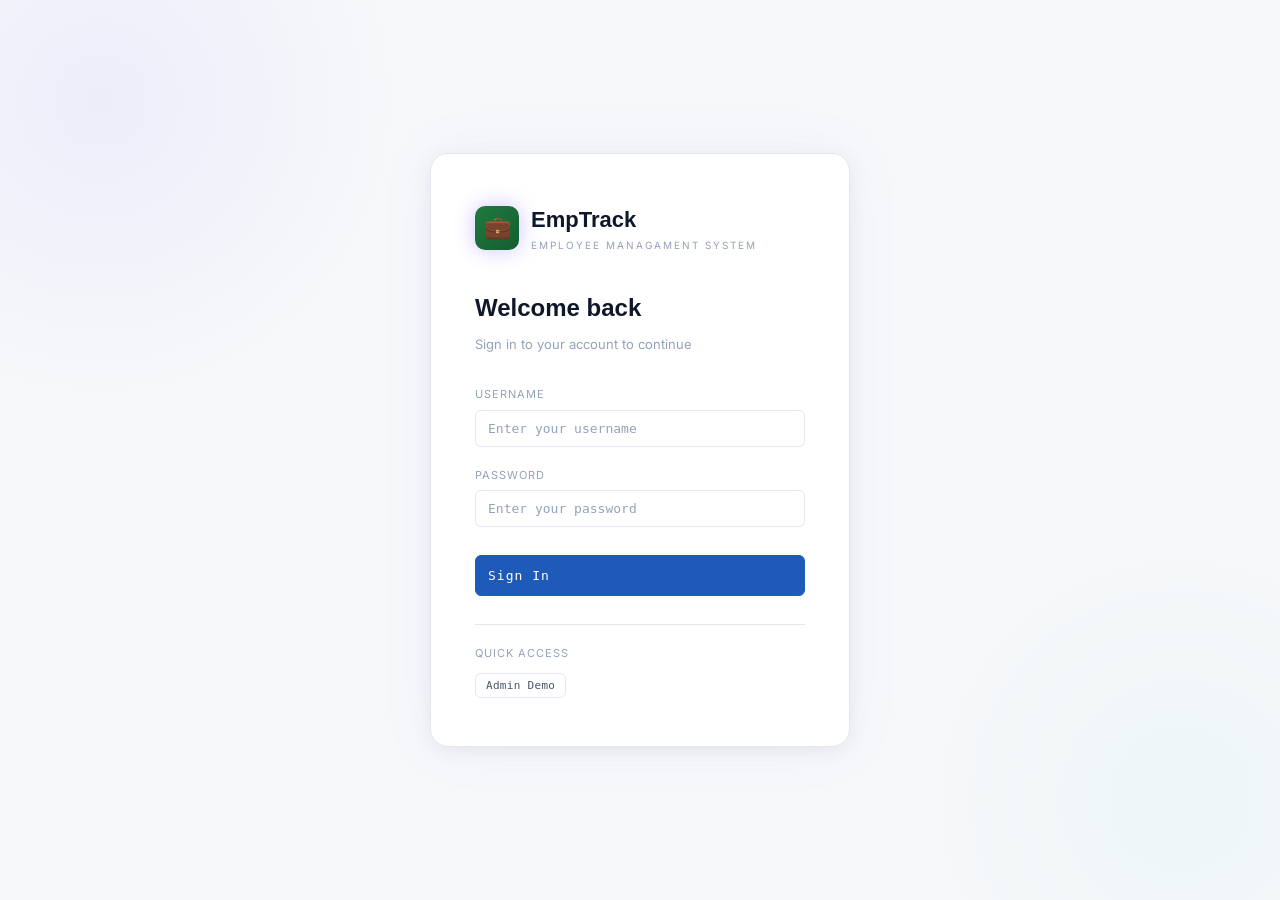
<file: src/main/resources/static/login.html>
<!DOCTYPE html>
<html lang="en">
<head>
  <meta charset="UTF-8" />
  <meta name="viewport" content="width=device-width, initial-scale=1.0" />
  <title>EmpTrack — Login</title>
  <link rel="stylesheet" href="css/main.css" />
  <link rel="stylesheet" href="css/login.css" />
</head>
<body>
<div class="login-page">
  <div class="login-bg"></div>
  <div class="login-card">
    <div class="login-logo">
      <div class="login-logo-icon">💼</div>
      <div>
        <div class="login-logo-text">EmpTrack</div>
        <div class="login-logo-sub">Employee Managament System</div>
      </div>
    </div>

    <div class="login-heading">Welcome back</div>
    <div class="login-sub">Sign in to your account to continue</div>

    <div id="login-error" class="login-error hidden"></div>

    <div class="login-form">
      <div class="form-group">
        <label class="form-label">Username</label>
        <input class="form-input" id="username" type="text" placeholder="Enter your username" autocomplete="username" />
      </div>
      <div class="form-group">
        <label class="form-label">Password</label>
        <input class="form-input" id="password" type="password" placeholder="Enter your password" autocomplete="current-password" />
      </div>
      <button class="btn btn-primary login-btn" id="login-btn" onclick="doLogin()">
        Sign In
      </button>
    </div>

    <div style="margin-top:28px;padding-top:20px;border-top:1px solid var(--border)">
      <div style="font-size:11px;color:var(--text-muted);margin-bottom:10px;text-transform:uppercase;letter-spacing:1px">Quick Access</div>
      <div style="display:flex;gap:8px;flex-wrap:wrap">
        <button class="btn btn-ghost btn-sm" onclick="fillCreds('admin','admin123')">Admin Demo</button>
<!--        <button class="btn btn-ghost btn-sm" onclick="fillCreds('user1','admin123')">User Demo</button>-->
<!--        <button class="btn btn-ghost btn-sm" onclick="seedData()">⚙ Seed DB</button>-->
      </div>
    </div>
  </div>
</div>

<script src="js/api.js"></script>
<script>
  // Redirect if already logged in
  if (api.isLoggedIn()) window.location.href = 'index.html';

  document.getElementById('password').addEventListener('keydown', e => {
    if (e.key === 'Enter') doLogin();
  });

  async function doLogin() {
    const username = document.getElementById('username').value.trim();
    const password = document.getElementById('password').value.trim();
    const errEl = document.getElementById('login-error');
    const btn = document.getElementById('login-btn');

    errEl.classList.add('hidden');
    if (!username || !password) {
      errEl.textContent = 'Please enter both username and password.';
      errEl.classList.remove('hidden');
      return;
    }

    btn.textContent = 'Signing in…';
    btn.disabled = true;

    try {
      const data = await api.login(username, password);
      // Store username for display
      localStorage.setItem('et_username', username);
      window.location.href = 'index.html';
    } catch (err) {
      errEl.textContent = err.message || 'Invalid credentials. Please try again.';
      errEl.classList.remove('hidden');
      btn.textContent = 'Sign In';
      btn.disabled = false;
    }
  }

  function fillCreds(u, p) {
    document.getElementById('username').value = u;
    document.getElementById('password').value = p;
  }

  async function seedData() {
    try {
      await fetch('http://localhost:8080/dev/seed', { method: 'POST' });
      const errEl = document.getElementById('login-error');
      errEl.style.borderColor = 'rgba(82,214,138,0.3)';
      errEl.style.background = 'rgba(82,214,138,0.08)';
      errEl.style.color = 'var(--green)';
      errEl.textContent = '✓ Database seeded! Try admin / admin123';
      errEl.classList.remove('hidden');
    } catch(e) {
      alert('Could not reach server. Make sure your Spring Boot app is running.');
    }
  }
</script>
</body>
</html>
</file>
<file: src/main/resources/static/css/main.css>
@import url('https://fonts.googleapis.com/css2?family=Inter:wght@400;500;600;700&family=Poppins:wght@500;600;700&display=swap');

:root {
  --bg: #f6f8fa;
  --bg-panel: #ffffff;
  --bg-card: #ffffff;
  --bg-hover: #f1f5f9;

  --border: #e2e8f0;
  --border-bright: #cbd5e1;

  /* Vértere colors */
  --accent: #1f7a3f;        /* green */
  --accent-dim: #155d30;
  --accent-glow: rgba(31, 122, 63, 0.12);

  --accent2: #1e5bb8;       /* blue */
  --accent3: #2f7df0;

  --text: #0f172a;
  --text-dim: #475569;
  --text-muted: #94a3b8;

  --green: #16a34a;
  --red: #ef4444;
  --yellow: #f59e0b;

  --radius: 12px;
  --radius-sm: 6px;

  --shadow: 0 4px 20px rgba(0,0,0,0.06);
  --shadow-accent: 0 0 16px rgba(31,122,63,0.15);

  --transition: 0.18s ease;
}

*, *::before, *::after { box-sizing: border-box; margin: 0; padding: 0; }

html, body {
  height: 100%;
  background: var(--bg);
  color: var(--text);
  font-family: 'Inter', sans-serif;
  font-size: 14px;
  line-height: 1.6;
  overflow-x: hidden;
}

/* ── Scrollbar ── */
::-webkit-scrollbar { width: 6px; height: 6px; }
::-webkit-scrollbar-track { background: var(--bg); }
::-webkit-scrollbar-thumb { background: var(--border-bright); border-radius: 3px; }
::-webkit-scrollbar-thumb:hover { background: var(--accent-dim); }

/* ── Layout ── */
.app-layout {
  display: flex;
  height: 100vh;
  overflow: hidden;
}

/* ── Sidebar ── */
.sidebar {
  width: 240px;
  min-width: 240px;
  background: #ffffff;
  border-right: 1px solid var(--border);
  display: flex;
  flex-direction: column;
  padding: 0;
  position: relative;
  z-index: 10;
}

.sidebar-logo {
  padding: 28px 24px 20px;
  border-bottom: 1px solid var(--border);
}

.logo-mark {
  display: flex;
  align-items: center;
  gap: 10px;
}

.logo-icon {
  width: 34px;
  height: 34px;
  background: linear-gradient(135deg, var(--accent), var(--accent-dim));
  border-radius: 8px;
  display: flex;
  align-items: center;
  justify-content: center;
  font-size: 18px;
  box-shadow: 0 0 16px rgba(124,111,255,0.4);
  color: #ffffff;
}

.logo-text {
  font-family: 'Poppins', sans-serif;
  font-weight: 800;
  font-size: 18px;
  color: var(--text);
  letter-spacing: -0.5px;
}

.logo-sub {
  font-size: 10px;
  color: var(--text-muted);
  letter-spacing: 2px;
  text-transform: uppercase;
  font-family: 'DM Mono', monospace;
}

.sidebar-nav {
  flex: 1;
  padding: 16px 12px;
  overflow-y: auto;
}

.nav-section {
  margin-bottom: 24px;
}

.nav-section-label {
  font-size: 10px;
  letter-spacing: 2px;
  text-transform: uppercase;
  color: var(--text-muted);
  padding: 0 12px;
  margin-bottom: 6px;
  font-family: 'DM Mono', monospace;
}

.nav-item {
  display: flex;
  align-items: center;
  gap: 10px;
  padding: 10px 12px;
  border-radius: var(--radius-sm);
  cursor: pointer;
  transition: var(--transition);
  color: var(--text-dim);
  font-size: 13px;
  letter-spacing: 0.3px;
  user-select: none;
  position: relative;
}

.nav-item:hover {
  background: var(--bg-hover);
  color: var(--text);
}

.nav-item.active {
  background: var(--accent-glow);
  color: var(--accent);
  border: 1px solid rgba(124,111,255,0.2);
}

.nav-item.active::before {
  content: '';
  position: absolute;
  left: 0;
  top: 50%;
  transform: translateY(-50%);
  width: 3px;
  height: 60%;
  background: var(--accent);
  border-radius: 0 2px 2px 0;
}

.nav-icon { font-size: 15px; width: 18px; text-align: center; }

.sidebar-user {
  padding: 16px;
  border-top: 1px solid var(--border);
  display: flex;
  align-items: center;
  gap: 10px;
}

.user-avatar {
  width: 34px;
  height: 34px;
  background: linear-gradient(135deg, #16a34a, #2563eb);
  border-radius: 50%;
  display: flex;
  align-items: center;
  justify-content: center;
  font-size: 13px;
  font-weight: 600;
  font-family: 'Syne', sans-serif;
  flex-shrink: 0;
  color: #ffffff;
}

.user-info { flex: 1; min-width: 0; }
.user-name { font-size: 13px; font-weight: 500; color: var(--text); white-space: nowrap; overflow: hidden; text-overflow: ellipsis; }
.user-role { font-size: 10px; color: var(--accent); letter-spacing: 1px; text-transform: uppercase; }

.btn-logout {
  background: none;
  border: 1px solid var(--border);
  color: var(--text-dim);
  border-radius: var(--radius-sm);
  width: 28px;
  height: 28px;
  display: flex;
  align-items: center;
  justify-content: center;
  cursor: pointer;
  transition: var(--transition);
  font-size: 13px;
}

.btn-logout:hover { border-color: var(--red); color: var(--red); }

/* ── Main Content ── */
.main-content {
  flex: 1;
  display: flex;
  flex-direction: column;
  overflow: hidden;
  background: var(--bg);
}

.topbar {
  height: 60px;
  border-bottom: 1px solid var(--border);
  display: flex;
  align-items: center;
  padding: 0 28px;
  gap: 16px;
  background: #ffffff;
  flex-shrink: 0;
}

.topbar-title {
  font-family: 'Poppins', sans-serif;
  font-weight: 700;
  font-size: 17px;
  color: var(--text);
  flex: 1;
}

.topbar-actions { display: flex; align-items: center; gap: 10px; }

.page-body {
  flex: 1;
  overflow-y: auto;
  padding: 28px;
}

/* ── Cards ── */
.card {
  background: var(--bg-card);
  border: 1px solid var(--border);
  border-radius: var(--radius);
  overflow: hidden;
}

.card-header {
  padding: 18px 22px;
  border-bottom: 1px solid var(--border);
  display: flex;
  align-items: center;
  justify-content: space-between;
  gap: 12px;
}

.card-title {
  font-family: 'Poppins', sans-serif;
  font-weight: 700;
  font-size: 15px;
  color: var(--text);
}

.card-body { padding: 22px; }

/* ── Stats Grid ── */
.stats-grid {
  display: grid;
  grid-template-columns: repeat(auto-fit, minmax(200px, 1fr));
  gap: 16px;
  margin-bottom: 24px;
}

.stat-card {
  background: var(--bg-card);
  border: 1px solid var(--border);
  border-radius: var(--radius);
  padding: 22px;
  position: relative;
  overflow: hidden;
  transition: var(--transition);
}

.stat-card:hover { border-color: var(--border-bright); transform: translateY(-1px); }

.stat-card::after {
  content: '';
  position: absolute;
  top: 0; right: 0;
  width: 80px; height: 80px;
  border-radius: 50%;
  background: var(--accent-glow);
  transform: translate(30px, -30px);
  pointer-events: none;
}

.stat-label { font-size: 11px; letter-spacing: 1.5px; text-transform: uppercase; color: var(--text-muted); margin-bottom: 8px; }
.stat-value { font-family: 'Poppins', sans-serif; font-size: 28px; font-weight: 800; color: var(--text); line-height: 1; margin-bottom: 4px; }
.stat-sub { font-size: 11px; color: var(--text-dim); }

.stat-icon {
  position: absolute;
  top: 18px; right: 18px;
  font-size: 22px;
  opacity: 0.4;
}

/* ── Buttons ── */
.btn {
  display: inline-flex;
  align-items: center;
  gap: 6px;
  padding: 8px 16px;
  border-radius: var(--radius-sm);
  font-family: 'DM Mono', monospace;
  font-size: 12px;
  font-weight: 500;
  cursor: pointer;
  transition: var(--transition);
  border: 1px solid transparent;
  letter-spacing: 0.3px;
  white-space: nowrap;
  text-decoration: none;
  color: #ffffff;
}

.btn-primary {
  background: var(--accent2);
  border-color: var(--accent2);
}

.btn-primary:hover {
  background: #174a96;
  border-color: #174a96;
}

.btn-ghost {
  background: transparent;
  color: var(--text-dim);
  border-color: var(--border);
}
.btn-ghost:hover { background: var(--bg-hover); color: var(--text); border-color: var(--border-bright); }

.btn-danger {
  background: transparent;
  color: var(--red);
  border-color: rgba(255,107,107,0.3);
}
.btn-danger:hover { background: rgba(255,107,107,0.1); }

.btn-success {
  background: transparent;
  color: var(--green);
  border-color: rgba(82,214,138,0.3);
}
.btn-success:hover { background: rgba(82,214,138,0.1); }

.btn-sm { padding: 5px 10px; font-size: 11px; }
.btn-icon { padding: 7px; width: 32px; height: 32px; justify-content: center; }

/* ── Search Bar ── */
.search-row {
  display: flex;
  align-items: center;
  gap: 10px;
  margin-bottom: 20px;
  flex-wrap: wrap;
}

.search-wrap {
  position: relative;
  flex: 1;
  min-width: 220px;
}

.search-icon {
  position: absolute;
  left: 12px;
  top: 50%;
  transform: translateY(-50%);
  color: var(--text-muted);
  font-size: 13px;
}

.search-input {
  width: 100%;
  padding: 9px 12px 9px 34px;
  background: var(--bg-panel);
  border: 1px solid var(--border);
  border-radius: var(--radius-sm);
  color: var(--text);
  font-family: 'DM Mono', monospace;
  font-size: 13px;
  transition: var(--transition);
}

.search-input:focus {
  outline: none;
  border-color: var(--accent);
  box-shadow: 0 0 0 3px var(--accent-glow);
}

.search-input::placeholder { color: var(--text-muted); }

/* ── Filters ── */
.filter-select {
  padding: 9px 12px;
  background: var(--bg-panel);
  border: 1px solid var(--border);
  border-radius: var(--radius-sm);
  color: var(--text-dim);
  font-family: 'DM Mono', monospace;
  font-size: 12px;
  cursor: pointer;
  transition: var(--transition);
  min-width: 130px;
}

.filter-select:focus { outline: none; border-color: var(--accent); }

/* ── Table ── */
.table-wrap { overflow-x: auto; }

table {
  width: 100%;
  border-collapse: collapse;
}

thead tr {
  border-bottom: 1px solid var(--border);
}

th {
  text-align: left;
  padding: 12px 16px;
  font-size: 10px;
  letter-spacing: 1.5px;
  text-transform: uppercase;
  color: var(--text-muted);
  font-weight: 500;
  white-space: nowrap;
  font-family: 'DM Mono', monospace;
}

td {
  padding: 14px 16px;
  border-bottom: 1px solid var(--border);
  font-size: 13px;
  color: var(--text-dim);
  vertical-align: middle;
}

tr:last-child td { border-bottom: none; }

tbody tr {
  transition: var(--transition);
}

tbody tr:hover td {
  background: var(--bg-hover);
  color: var(--text);
}

td:first-child, th:first-child { padding-left: 22px; }
td:last-child, th:last-child { padding-right: 22px; }

.td-bold { color: var(--text); font-weight: 500; }

/* ── Badges ── */
.badge {
  display: inline-flex;
  align-items: center;
  padding: 3px 8px;
  border-radius: 20px;
  font-size: 10px;
  font-weight: 500;
  letter-spacing: 0.5px;
  text-transform: uppercase;
  white-space: nowrap;
}

.badge-active { background: rgba(82,214,138,0.12); color: var(--green); border: 1px solid rgba(82,214,138,0.25); }
.badge-inactive { background: rgba(255,107,107,0.1); color: var(--red); border: 1px solid rgba(255,107,107,0.2); }
.badge-admin { background: rgba(124,111,255,0.12); color: var(--accent); border: 1px solid rgba(124,111,255,0.25); }
.badge-user { background: rgba(78,205,196,0.1); color: var(--accent3); border: 1px solid rgba(78,205,196,0.2); }

/* ── Pagination ── */
.pagination {
  display: flex;
  align-items: center;
  justify-content: space-between;
  padding: 14px 22px;
  border-top: 1px solid var(--border);
  gap: 12px;
}

.pagination-info { font-size: 12px; color: var(--text-muted); }

.pagination-controls { display: flex; gap: 4px; }

.page-btn {
  width: 30px;
  height: 30px;
  display: flex;
  align-items: center;
  justify-content: center;
  border-radius: var(--radius-sm);
  border: 1px solid var(--border);
  background: transparent;
  color: var(--text-dim);
  font-size: 12px;
  cursor: pointer;
  transition: var(--transition);
  font-family: 'DM Mono', monospace;
}

.page-btn:hover { background: var(--bg-hover); border-color: var(--border-bright); color: var(--text); }
.page-btn.active { background: var(--accent); border-color: var(--accent); color: #fff; }
.page-btn:disabled { opacity: 0.3; cursor: not-allowed; }

/* ── Forms ── */
.form-group {
  margin-bottom: 18px;
}

.form-label {
  display: block;
  font-size: 11px;
  letter-spacing: 1px;
  text-transform: uppercase;
  color: var(--text-muted);
  margin-bottom: 6px;
}

.form-input, .form-select {
  width: 100%;
  padding: 10px 12px;
  background: var(--bg-panel);
  border: 1px solid var(--border);
  border-radius: var(--radius-sm);
  color: var(--text);
  font-family: 'DM Mono', monospace;
  font-size: 13px;
  transition: var(--transition);
}

.form-input:focus, .form-select:focus {
  outline: none;
  border-color: var(--accent);
  box-shadow: 0 0 0 3px var(--accent-glow);
}

.form-input::placeholder { color: var(--text-muted); }
.form-select option { background: var(--bg-card); }

.form-grid { display: grid; grid-template-columns: 1fr 1fr; gap: 16px; }

/* ── Modal ── */
.modal-backdrop {
  position: fixed;
  inset: 0;
  background: rgba(0,0,0,0.6);
  backdrop-filter: blur(4px);
  display: flex;
  align-items: center;
  justify-content: center;
  z-index: 100;
  opacity: 0;
  pointer-events: none;
  transition: opacity 0.2s ease;
}

.modal-backdrop.open {
  opacity: 1;
  pointer-events: all;
}

.modal {
  background: var(--bg-card);
  border: 1px solid var(--border-bright);
  border-radius: var(--radius);
  width: 90%;
  max-width: 520px;
  max-height: 90vh;
  overflow-y: auto;
  transform: translateY(12px) scale(0.98);
  transition: transform 0.2s ease;
  box-shadow: var(--shadow), var(--shadow-accent);
}

.modal-backdrop.open .modal {
  transform: translateY(0) scale(1);
}

.modal-header {
  padding: 20px 24px;
  border-bottom: 1px solid var(--border);
  display: flex;
  align-items: center;
  justify-content: space-between;
}

.modal-title {
  font-family: 'Syne', sans-serif;
  font-weight: 700;
  font-size: 16px;
  color: var(--text);
}

.modal-close {
  background: none;
  border: none;
  color: var(--text-muted);
  font-size: 18px;
  cursor: pointer;
  transition: var(--transition);
  padding: 2px;
}
.modal-close:hover { color: var(--text); }

.modal-body { padding: 24px; }

.modal-footer {
  padding: 16px 24px;
  border-top: 1px solid var(--border);
  display: flex;
  justify-content: flex-end;
  gap: 10px;
}

/* ── Toast ── */
.toast-container {
  position: fixed;
  bottom: 24px;
  right: 24px;
  display: flex;
  flex-direction: column;
  gap: 8px;
  z-index: 999;
}

.toast {
  background: var(--bg-card);
  border: 1px solid var(--border-bright);
  border-radius: var(--radius-sm);
  padding: 12px 16px;
  font-size: 13px;
  color: var(--text);
  box-shadow: var(--shadow);
  min-width: 260px;
  max-width: 360px;
  display: flex;
  align-items: center;
  gap: 10px;
  animation: toastIn 0.25s ease;
  border-left: 3px solid var(--accent);
}

.toast.error { border-left-color: var(--red); }
.toast.success { border-left-color: var(--green); }

@keyframes toastIn {
  from { opacity: 0; transform: translateX(20px); }
  to { opacity: 1; transform: translateX(0); }
}

/* ── Empty State ── */
.empty-state {
  text-align: center;
  padding: 60px 20px;
  color: var(--text-muted);
}

.empty-state-icon { font-size: 40px; margin-bottom: 12px; opacity: 0.4; }
.empty-state-text { font-size: 14px; }

/* ── Loader ── */
.loader {
  display: flex;
  align-items: center;
  justify-content: center;
  padding: 40px;
  gap: 8px;
  color: var(--text-muted);
  font-size: 13px;
}

.spinner {
  width: 18px;
  height: 18px;
  border: 2px solid var(--border);
  border-top-color: var(--accent);
  border-radius: 50%;
  animation: spin 0.7s linear infinite;
}

@keyframes spin { to { transform: rotate(360deg); } }

/* ── Page Animations ── */
.page-section {
  animation: fadeUp 0.3s ease;
}

@keyframes fadeUp {
  from { opacity: 0; transform: translateY(10px); }
  to { opacity: 1; transform: translateY(0); }
}

/* ── Divider ── */
.divider { height: 1px; background: var(--border); margin: 20px 0; }

/* ── Hidden ── */
.hidden { display: none !important; }

/* ── Action Cell ── */
.action-cell { display: flex; gap: 4px; }

/* ── ID chip ── */
.id-chip {
  display: inline-block;
  background: var(--bg-hover);
  border: 1px solid var(--border);
  border-radius: 4px;
  padding: 2px 6px;
  font-size: 11px;
  color: var(--text-muted);
  font-family: 'DM Mono', monospace;
}

/* ── Confirm dialog ── */
.confirm-text {
  color: var(--text-dim);
  font-size: 13px;
  line-height: 1.7;
}

.confirm-name {
  color: var(--text);
  font-weight: 600;
}
</file>
<file: src/main/resources/static/css/login.css>
/* Login page specific */
.login-page {
  min-height: 100vh;
  background: var(--bg);
  display: flex;
  align-items: center;
  justify-content: center;
  position: relative;
  overflow: hidden;
}

.login-bg {
  position: absolute;
  inset: 0;
  pointer-events: none;
}

.login-bg::before {
  content: '';
  position: absolute;
  top: -200px;
  left: -200px;
  width: 600px;
  height: 600px;
  background: radial-gradient(circle, rgba(124,111,255,0.08) 0%, transparent 70%);
  border-radius: 50%;
}

.login-bg::after {
  content: '';
  position: absolute;
  bottom: -150px;
  right: -150px;
  width: 500px;
  height: 500px;
  background: radial-gradient(circle, rgba(78,205,196,0.05) 0%, transparent 70%);
  border-radius: 50%;
}

.login-card {
  background: var(--bg-card);
  border: 1px solid var(--border);
  border-radius: 18px;
  padding: 48px 44px;
  width: 100%;
  max-width: 420px;
  position: relative;
  z-index: 1;
  box-shadow: var(--shadow), 0 0 60px rgba(124,111,255,0.06);
  animation: fadeUp 0.4s ease;
}

.login-logo {
  display: flex;
  align-items: center;
  gap: 12px;
  margin-bottom: 36px;
}

.login-logo-icon {
  width: 44px;
  height: 44px;
  background: linear-gradient(135deg, var(--accent), var(--accent-dim));
  border-radius: 10px;
  display: flex;
  align-items: center;
  justify-content: center;
  font-size: 22px;
  box-shadow: 0 0 20px rgba(124,111,255,0.4);
  color: #ffffff;
}

.login-logo-text {
  font-family: 'Syne', sans-serif;
  font-weight: 800;
  font-size: 22px;
  color: var(--text);
}

.login-logo-sub {
  font-size: 10px;
  color: var(--text-muted);
  letter-spacing: 2px;
  text-transform: uppercase;
}

.login-heading {
  font-family: 'Syne', sans-serif;
  font-weight: 700;
  font-size: 24px;
  color: var(--text);
  margin-bottom: 6px;
}

.login-sub {
  color: var(--text-muted);
  font-size: 13px;
  margin-bottom: 32px;
}

.login-form .form-group { margin-bottom: 20px; }

.login-btn {
  width: 100%;
  padding: 12px;
  font-size: 13px;
  margin-top: 8px;
  letter-spacing: 1px;
}

.login-error {
  background: rgba(255,107,107,0.08);
  border: 1px solid rgba(255,107,107,0.2);
  border-radius: var(--radius-sm);
  padding: 10px 14px;
  color: var(--red);
  font-size: 12px;
  margin-bottom: 16px;
}
</file>
